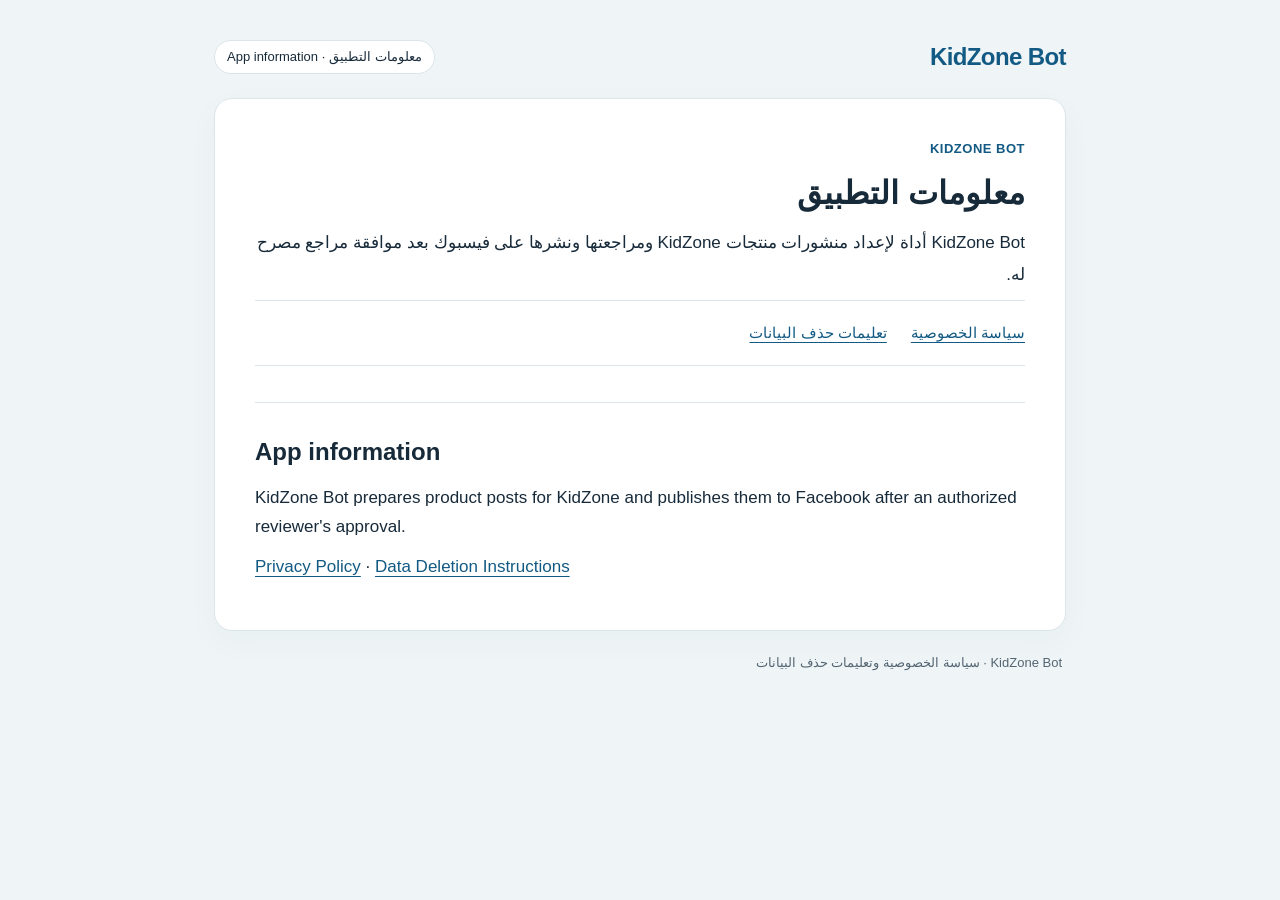
<file: index.html>
<!doctype html>
<html lang="ar" dir="rtl">
<head>
<meta charset="utf-8">
<meta name="viewport" content="width=device-width, initial-scale=1">
<title>KidZone Bot | معلومات التطبيق</title>
<meta name="description" content="سياسة الخصوصية وتعليمات حذف البيانات لتطبيق KidZone Bot.">
<link rel="canonical" href="https://kidzone.premiumpower-eg.com/">
<link rel="stylesheet" href="policies.css">
</head>
<body>
<div class="shell">
<header class="masthead"><a class="brand" href="./" lang="en" dir="ltr">KidZone Bot</a><span class="badge">معلومات التطبيق · App information</span></header>
<main class="card">
<p class="eyebrow">KIDZONE BOT</p>
<h1>معلومات التطبيق</h1>
<p>KidZone Bot أداة لإعداد منشورات منتجات KidZone ومراجعتها ونشرها على فيسبوك بعد موافقة مراجع مصرح له.</p>
<nav aria-label="صفحات معلومات التطبيق"><a href="privacy/">سياسة الخصوصية</a><a href="data-deletion/">تعليمات حذف البيانات</a></nav>
<section class="english" lang="en" dir="ltr" aria-labelledby="english-title">
<h2 id="english-title">App information</h2>
<p>KidZone Bot prepares product posts for KidZone and publishes them to Facebook after an authorized reviewer's approval.</p>
<p><a href="privacy/#english">Privacy Policy</a> · <a href="data-deletion/#english">Data Deletion Instructions</a></p>
</section>
</main>
<footer class="footer">KidZone Bot · سياسة الخصوصية وتعليمات حذف البيانات</footer>
</div>
</body>
</html>
</file>
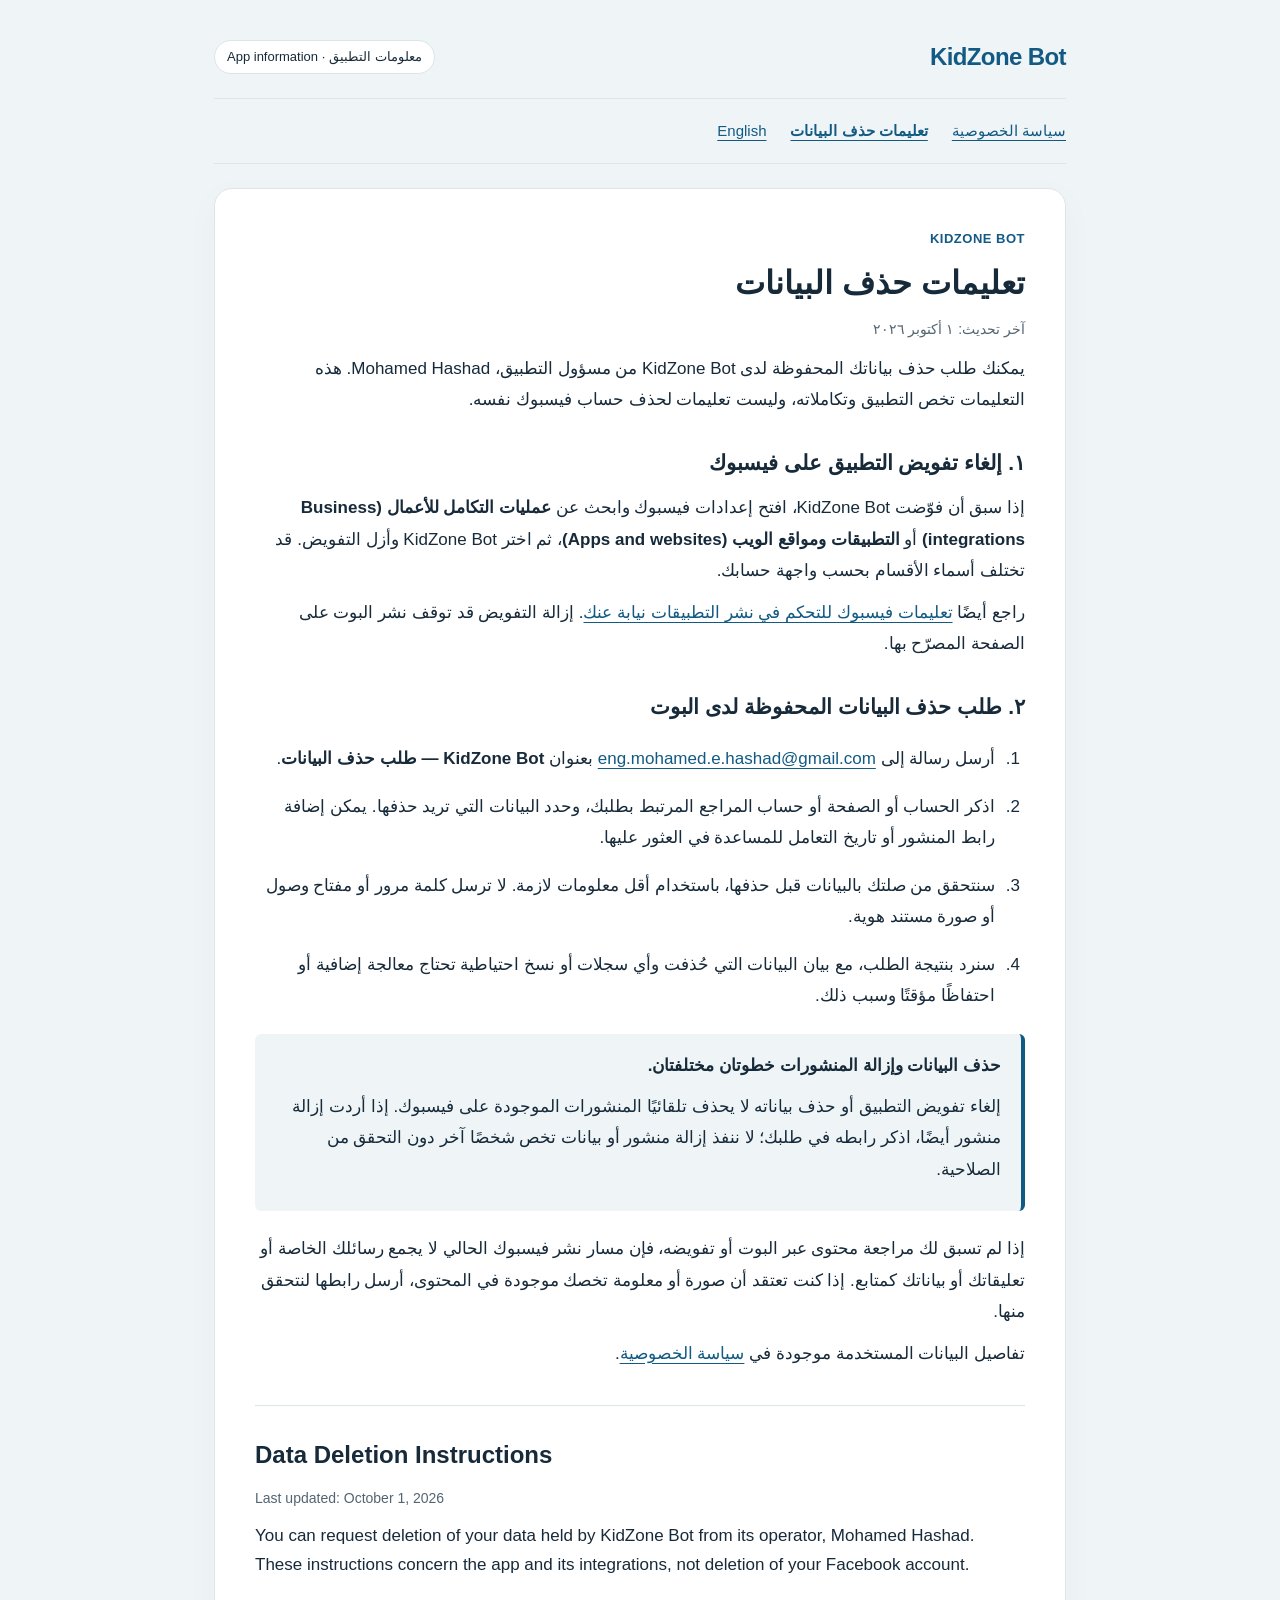
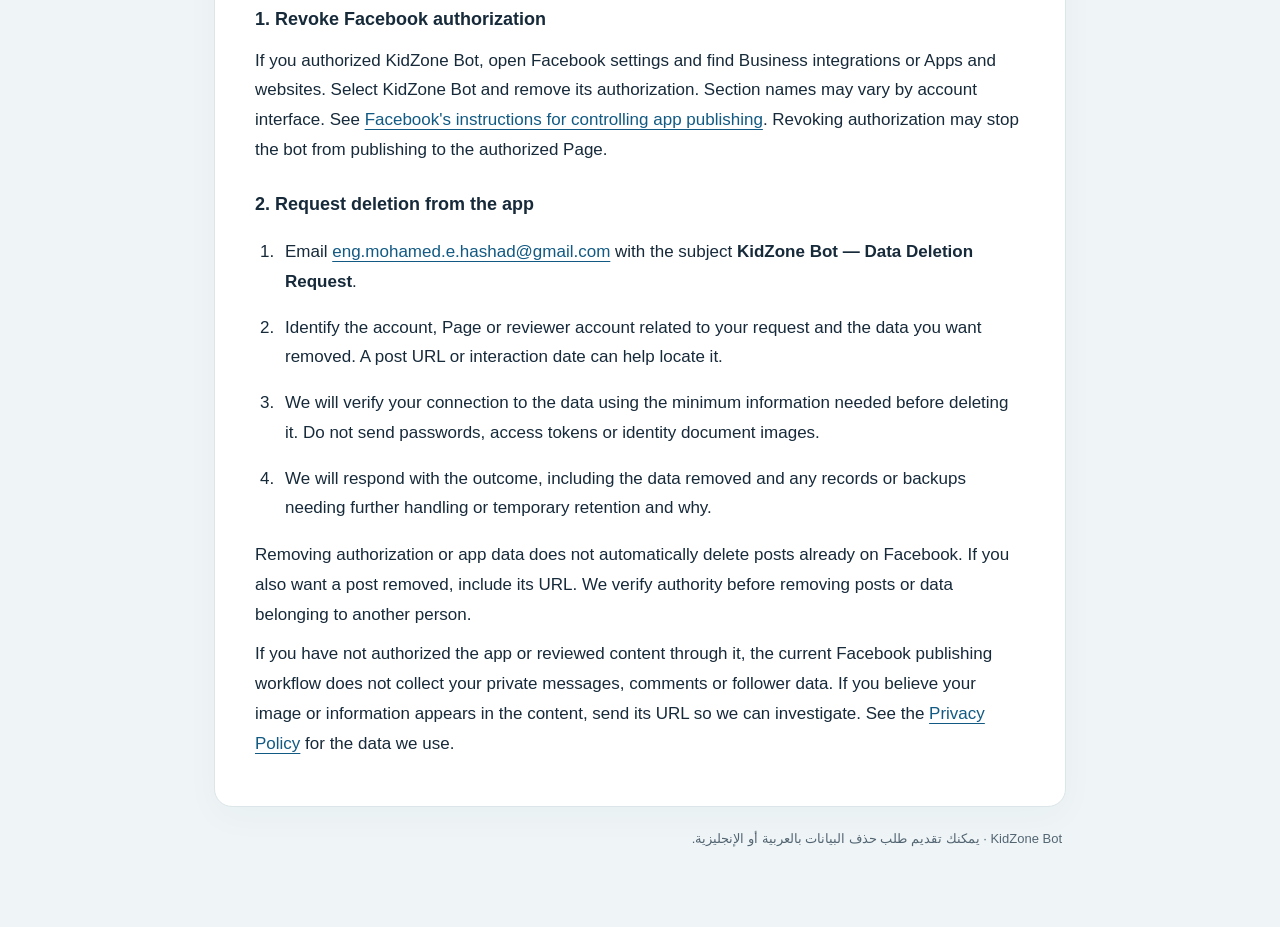
<file: data-deletion/index.html>
<!doctype html>
<html lang="ar" dir="rtl">
<head>
<meta charset="utf-8">
<meta name="viewport" content="width=device-width, initial-scale=1">
<title>KidZone Bot | تعليمات حذف البيانات — Data Deletion</title>
<meta name="description" content="طريقة إلغاء تفويض KidZone Bot وطلب حذف البيانات المحفوظة لدى التطبيق.">
<link rel="canonical" href="https://kidzone.premiumpower-eg.com/data-deletion/">
<link rel="stylesheet" href="../policies.css">
</head>
<body>
<div class="shell">
<header class="masthead"><a class="brand" href="../privacy/" lang="en" dir="ltr">KidZone Bot</a><span class="badge">معلومات التطبيق · App information</span></header>
<nav aria-label="صفحات معلومات التطبيق"><a href="../privacy/">سياسة الخصوصية</a><a href="../data-deletion/" aria-current="page">تعليمات حذف البيانات</a><a href="#english" lang="en">English</a></nav>
<main class="card">
<p class="eyebrow">KIDZONE BOT</p>
<h1>تعليمات حذف البيانات</h1>
<p class="meta">آخر تحديث: <time datetime="2026-10-01">١ أكتوبر ٢٠٢٦</time></p>
<p>يمكنك طلب حذف بياناتك المحفوظة لدى KidZone Bot من مسؤول التطبيق، Mohamed Hashad. هذه التعليمات تخص التطبيق وتكاملاته، وليست تعليمات لحذف حساب فيسبوك نفسه.</p>
<h2>١. إلغاء تفويض التطبيق على فيسبوك</h2>
<p>إذا سبق أن فوّضت KidZone Bot، افتح إعدادات فيسبوك وابحث عن <strong>عمليات التكامل للأعمال (Business integrations)</strong> أو <strong>التطبيقات ومواقع الويب (Apps and websites)</strong>، ثم اختر KidZone Bot وأزل التفويض. قد تختلف أسماء الأقسام بحسب واجهة حسابك.</p>
<p>راجع أيضًا <a href="https://www.facebook.com/help/222269837798440/">تعليمات فيسبوك للتحكم في نشر التطبيقات نيابة عنك</a>. إزالة التفويض قد توقف نشر البوت على الصفحة المصرّح بها.</p>
<h2>٢. طلب حذف البيانات المحفوظة لدى البوت</h2>
<ol class="steps">
<li>أرسل رسالة إلى <a class="contact" href="mailto:eng.mohamed.e.hashad@gmail.com?subject=KidZone%20Bot%20-%20Data%20Deletion%20Request" dir="ltr">eng.mohamed.e.hashad@gmail.com</a> بعنوان <strong>KidZone Bot — طلب حذف البيانات</strong>.</li>
<li>اذكر الحساب أو الصفحة أو حساب المراجع المرتبط بطلبك، وحدد البيانات التي تريد حذفها. يمكن إضافة رابط المنشور أو تاريخ التعامل للمساعدة في العثور عليها.</li>
<li>سنتحقق من صلتك بالبيانات قبل حذفها، باستخدام أقل معلومات لازمة. لا ترسل كلمة مرور أو مفتاح وصول أو صورة مستند هوية.</li>
<li>سنرد بنتيجة الطلب، مع بيان البيانات التي حُذفت وأي سجلات أو نسخ احتياطية تحتاج معالجة إضافية أو احتفاظًا مؤقتًا وسبب ذلك.</li>
</ol>
<div class="notice"><strong>حذف البيانات وإزالة المنشورات خطوتان مختلفتان.</strong><p>إلغاء تفويض التطبيق أو حذف بياناته لا يحذف تلقائيًا المنشورات الموجودة على فيسبوك. إذا أردت إزالة منشور أيضًا، اذكر رابطه في طلبك؛ لا ننفذ إزالة منشور أو بيانات تخص شخصًا آخر دون التحقق من الصلاحية.</p></div>
<p>إذا لم تسبق لك مراجعة محتوى عبر البوت أو تفويضه، فإن مسار نشر فيسبوك الحالي لا يجمع رسائلك الخاصة أو تعليقاتك أو بياناتك كمتابع. إذا كنت تعتقد أن صورة أو معلومة تخصك موجودة في المحتوى، أرسل رابطها لنتحقق منها.</p>
<p>تفاصيل البيانات المستخدمة موجودة في <a href="../privacy/">سياسة الخصوصية</a>.</p>
<section class="english" id="english" lang="en" dir="ltr" aria-labelledby="english-title">
<h2 id="english-title">Data Deletion Instructions</h2>
<p class="meta">Last updated: October 1, 2026</p>
<p>You can request deletion of your data held by KidZone Bot from its operator, Mohamed Hashad. These instructions concern the app and its integrations, not deletion of your Facebook account.</p>
<h3>1. Revoke Facebook authorization</h3>
<p>If you authorized KidZone Bot, open Facebook settings and find Business integrations or Apps and websites. Select KidZone Bot and remove its authorization. Section names may vary by account interface. See <a href="https://www.facebook.com/help/222269837798440/">Facebook's instructions for controlling app publishing</a>. Revoking authorization may stop the bot from publishing to the authorized Page.</p>
<h3>2. Request deletion from the app</h3>
<ol class="steps">
<li>Email <a class="contact" href="mailto:eng.mohamed.e.hashad@gmail.com?subject=KidZone%20Bot%20-%20Data%20Deletion%20Request">eng.mohamed.e.hashad@gmail.com</a> with the subject <strong>KidZone Bot — Data Deletion Request</strong>.</li>
<li>Identify the account, Page or reviewer account related to your request and the data you want removed. A post URL or interaction date can help locate it.</li>
<li>We will verify your connection to the data using the minimum information needed before deleting it. Do not send passwords, access tokens or identity document images.</li>
<li>We will respond with the outcome, including the data removed and any records or backups needing further handling or temporary retention and why.</li>
</ol>
<p>Removing authorization or app data does not automatically delete posts already on Facebook. If you also want a post removed, include its URL. We verify authority before removing posts or data belonging to another person.</p>
<p>If you have not authorized the app or reviewed content through it, the current Facebook publishing workflow does not collect your private messages, comments or follower data. If you believe your image or information appears in the content, send its URL so we can investigate. See the <a href="../privacy/">Privacy Policy</a> for the data we use.</p>
</section>
</main>
<footer class="footer">KidZone Bot · يمكنك تقديم طلب حذف البيانات بالعربية أو الإنجليزية.</footer>
</div>
</body>
</html>
</file>
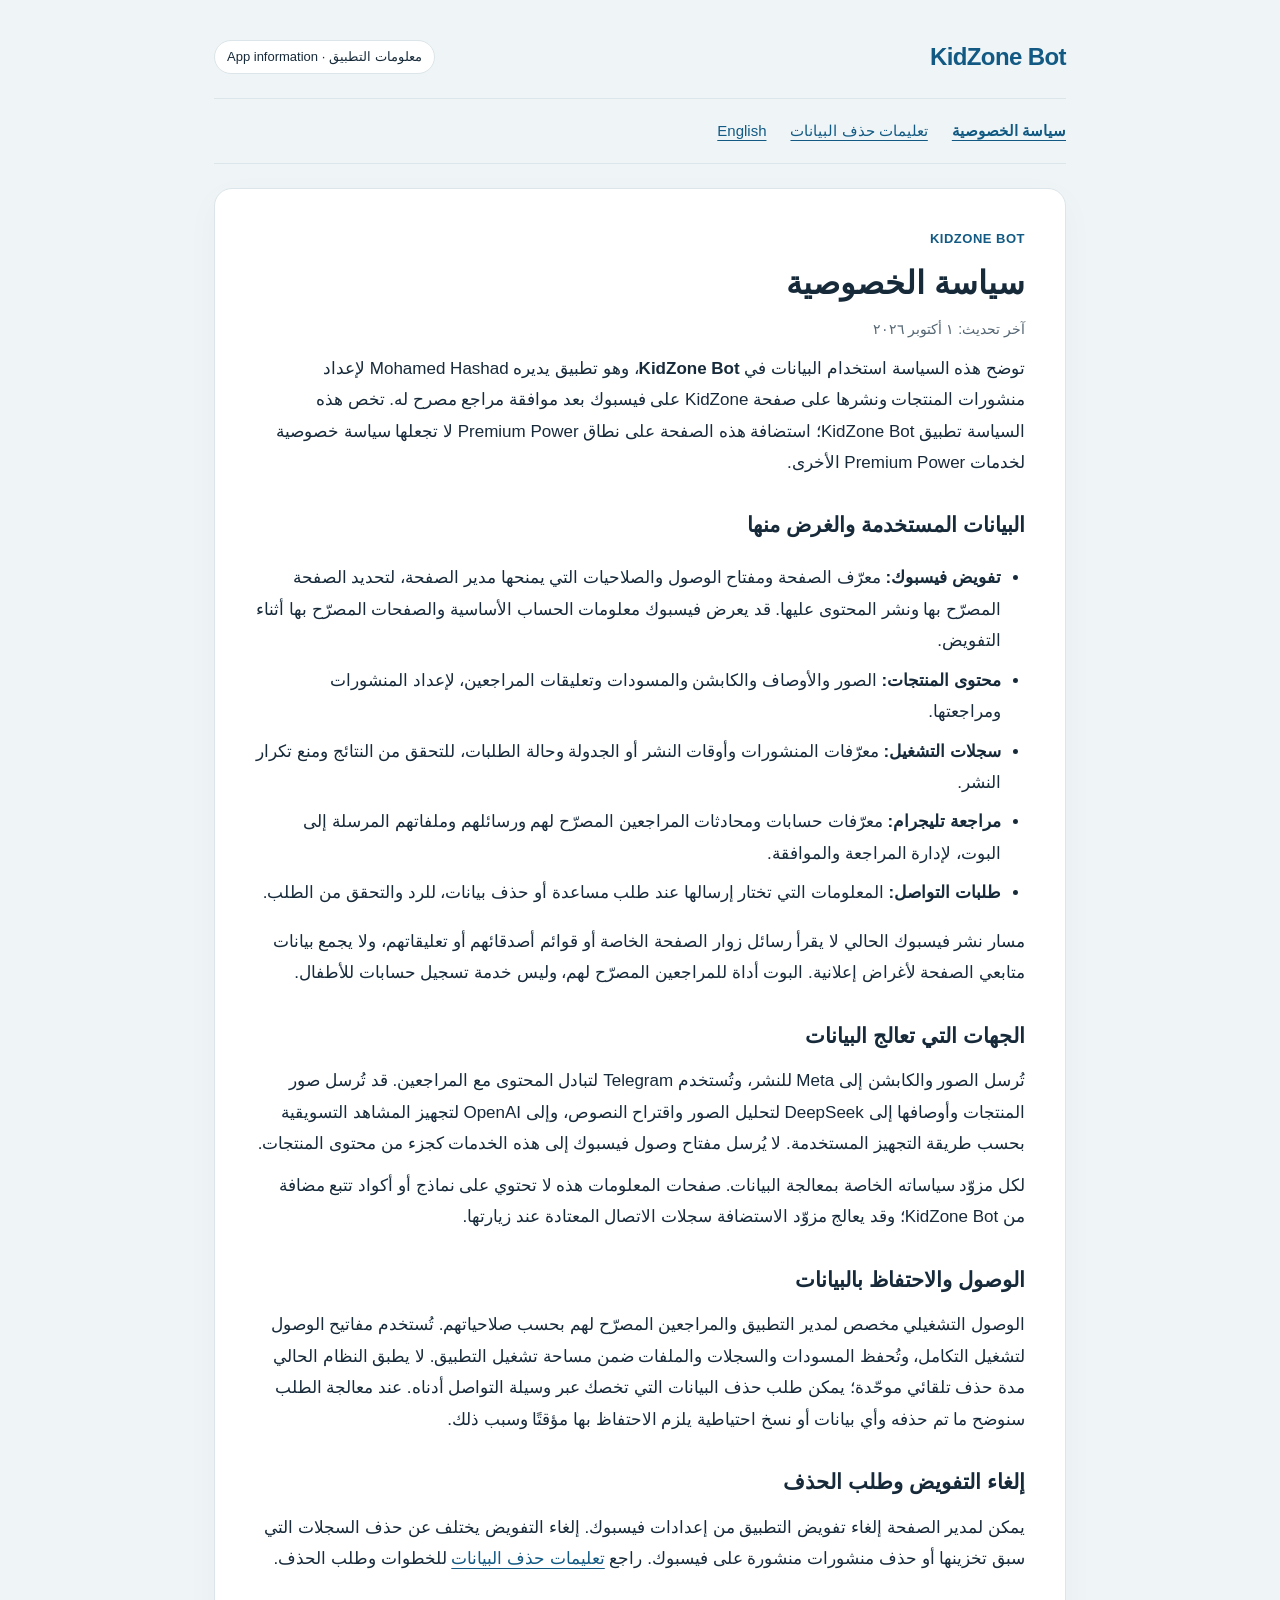
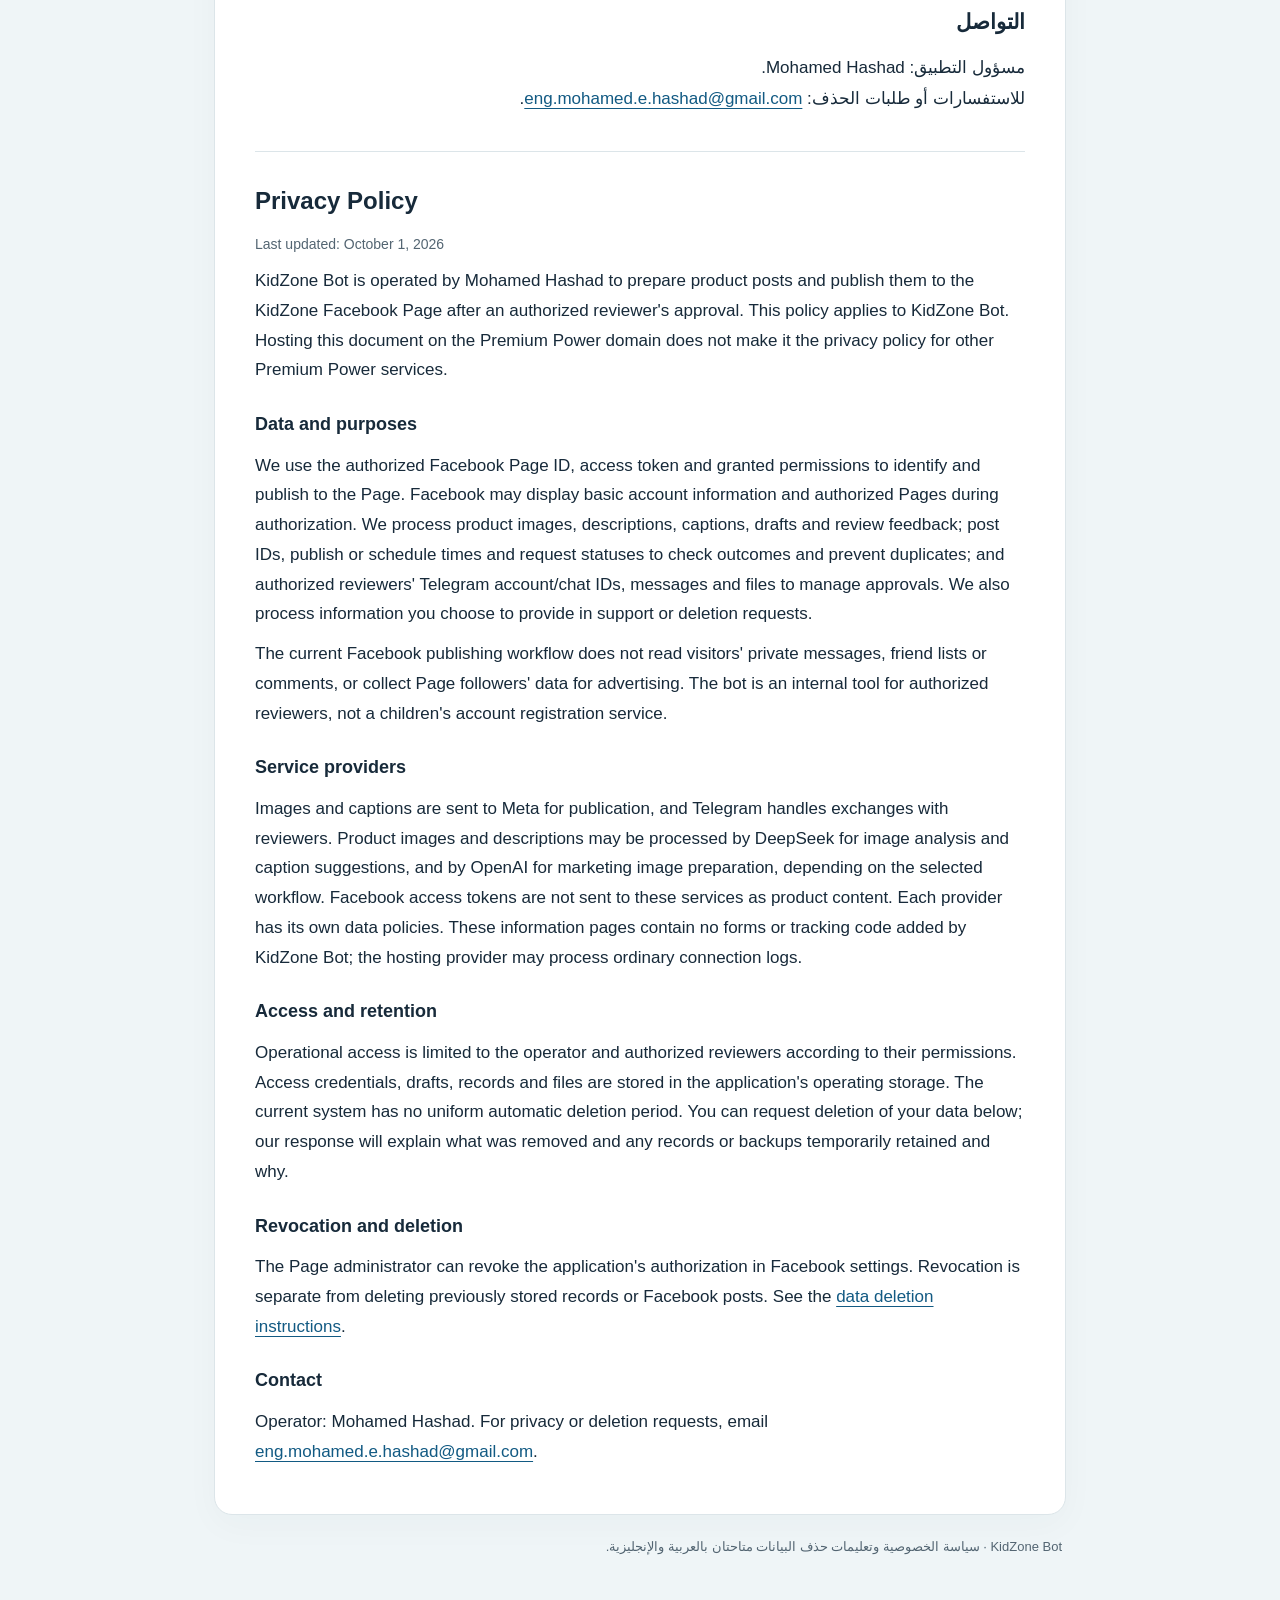
<file: privacy/index.html>
<!doctype html>
<html lang="ar" dir="rtl">
<head>
<meta charset="utf-8">
<meta name="viewport" content="width=device-width, initial-scale=1">
<title>KidZone Bot | سياسة الخصوصية — Privacy Policy</title>
<meta name="description" content="سياسة خصوصية KidZone Bot: البيانات المستخدمة لإعداد ونشر منشورات صفحة KidZone وطرق التواصل وطلب الحذف.">
<link rel="canonical" href="https://kidzone.premiumpower-eg.com/privacy/">
<link rel="stylesheet" href="../policies.css">
</head>
<body>
<div class="shell">
<header class="masthead"><a class="brand" href="../privacy/" lang="en" dir="ltr">KidZone Bot</a><span class="badge">معلومات التطبيق · App information</span></header>
<nav aria-label="صفحات معلومات التطبيق"><a href="../privacy/" aria-current="page">سياسة الخصوصية</a><a href="../data-deletion/">تعليمات حذف البيانات</a><a href="#english" lang="en">English</a></nav>
<main class="card">
<p class="eyebrow">KIDZONE BOT</p>
<h1>سياسة الخصوصية</h1>
<p class="meta">آخر تحديث: <time datetime="2026-10-01">١ أكتوبر ٢٠٢٦</time></p>
<p>توضح هذه السياسة استخدام البيانات في <strong>KidZone Bot</strong>، وهو تطبيق يديره Mohamed Hashad لإعداد منشورات المنتجات ونشرها على صفحة KidZone على فيسبوك بعد موافقة مراجع مصرح له. تخص هذه السياسة تطبيق KidZone Bot؛ استضافة هذه الصفحة على نطاق Premium Power لا تجعلها سياسة خصوصية لخدمات Premium Power الأخرى.</p>
<h2>البيانات المستخدمة والغرض منها</h2>
<ul>
<li><strong>تفويض فيسبوك:</strong> معرّف الصفحة ومفتاح الوصول والصلاحيات التي يمنحها مدير الصفحة، لتحديد الصفحة المصرّح بها ونشر المحتوى عليها. قد يعرض فيسبوك معلومات الحساب الأساسية والصفحات المصرّح بها أثناء التفويض.</li>
<li><strong>محتوى المنتجات:</strong> الصور والأوصاف والكابشن والمسودات وتعليقات المراجعين، لإعداد المنشورات ومراجعتها.</li>
<li><strong>سجلات التشغيل:</strong> معرّفات المنشورات وأوقات النشر أو الجدولة وحالة الطلبات، للتحقق من النتائج ومنع تكرار النشر.</li>
<li><strong>مراجعة تليجرام:</strong> معرّفات حسابات ومحادثات المراجعين المصرّح لهم ورسائلهم وملفاتهم المرسلة إلى البوت، لإدارة المراجعة والموافقة.</li>
<li><strong>طلبات التواصل:</strong> المعلومات التي تختار إرسالها عند طلب مساعدة أو حذف بيانات، للرد والتحقق من الطلب.</li>
</ul>
<p>مسار نشر فيسبوك الحالي لا يقرأ رسائل زوار الصفحة الخاصة أو قوائم أصدقائهم أو تعليقاتهم، ولا يجمع بيانات متابعي الصفحة لأغراض إعلانية. البوت أداة للمراجعين المصرّح لهم، وليس خدمة تسجيل حسابات للأطفال.</p>
<h2>الجهات التي تعالج البيانات</h2>
<p>تُرسل الصور والكابشن إلى Meta للنشر، وتُستخدم Telegram لتبادل المحتوى مع المراجعين. قد تُرسل صور المنتجات وأوصافها إلى DeepSeek لتحليل الصور واقتراح النصوص، وإلى OpenAI لتجهيز المشاهد التسويقية بحسب طريقة التجهيز المستخدمة. لا يُرسل مفتاح وصول فيسبوك إلى هذه الخدمات كجزء من محتوى المنتجات.</p>
<p>لكل مزوّد سياساته الخاصة بمعالجة البيانات. صفحات المعلومات هذه لا تحتوي على نماذج أو أكواد تتبع مضافة من KidZone Bot؛ وقد يعالج مزوّد الاستضافة سجلات الاتصال المعتادة عند زيارتها.</p>
<h2>الوصول والاحتفاظ بالبيانات</h2>
<p>الوصول التشغيلي مخصص لمدير التطبيق والمراجعين المصرّح لهم بحسب صلاحياتهم. تُستخدم مفاتيح الوصول لتشغيل التكامل، وتُحفظ المسودات والسجلات والملفات ضمن مساحة تشغيل التطبيق. لا يطبق النظام الحالي مدة حذف تلقائي موحّدة؛ يمكن طلب حذف البيانات التي تخصك عبر وسيلة التواصل أدناه. عند معالجة الطلب سنوضح ما تم حذفه وأي بيانات أو نسخ احتياطية يلزم الاحتفاظ بها مؤقتًا وسبب ذلك.</p>
<h2>إلغاء التفويض وطلب الحذف</h2>
<p>يمكن لمدير الصفحة إلغاء تفويض التطبيق من إعدادات فيسبوك. إلغاء التفويض يختلف عن حذف السجلات التي سبق تخزينها أو حذف منشورات منشورة على فيسبوك. راجع <a href="../data-deletion/">تعليمات حذف البيانات</a> للخطوات وطلب الحذف.</p>
<h2>التواصل</h2>
<p>مسؤول التطبيق: Mohamed Hashad.<br>للاستفسارات أو طلبات الحذف: <a class="contact" href="mailto:eng.mohamed.e.hashad@gmail.com" dir="ltr">eng.mohamed.e.hashad@gmail.com</a>.</p>
<section class="english" id="english" lang="en" dir="ltr" aria-labelledby="english-title">
<h2 id="english-title">Privacy Policy</h2>
<p class="meta">Last updated: October 1, 2026</p>
<p>KidZone Bot is operated by Mohamed Hashad to prepare product posts and publish them to the KidZone Facebook Page after an authorized reviewer's approval. This policy applies to KidZone Bot. Hosting this document on the Premium Power domain does not make it the privacy policy for other Premium Power services.</p>
<h3>Data and purposes</h3>
<p>We use the authorized Facebook Page ID, access token and granted permissions to identify and publish to the Page. Facebook may display basic account information and authorized Pages during authorization. We process product images, descriptions, captions, drafts and review feedback; post IDs, publish or schedule times and request statuses to check outcomes and prevent duplicates; and authorized reviewers' Telegram account/chat IDs, messages and files to manage approvals. We also process information you choose to provide in support or deletion requests.</p>
<p>The current Facebook publishing workflow does not read visitors' private messages, friend lists or comments, or collect Page followers' data for advertising. The bot is an internal tool for authorized reviewers, not a children's account registration service.</p>
<h3>Service providers</h3>
<p>Images and captions are sent to Meta for publication, and Telegram handles exchanges with reviewers. Product images and descriptions may be processed by DeepSeek for image analysis and caption suggestions, and by OpenAI for marketing image preparation, depending on the selected workflow. Facebook access tokens are not sent to these services as product content. Each provider has its own data policies. These information pages contain no forms or tracking code added by KidZone Bot; the hosting provider may process ordinary connection logs.</p>
<h3>Access and retention</h3>
<p>Operational access is limited to the operator and authorized reviewers according to their permissions. Access credentials, drafts, records and files are stored in the application's operating storage. The current system has no uniform automatic deletion period. You can request deletion of your data below; our response will explain what was removed and any records or backups temporarily retained and why.</p>
<h3>Revocation and deletion</h3>
<p>The Page administrator can revoke the application's authorization in Facebook settings. Revocation is separate from deleting previously stored records or Facebook posts. See the <a href="../data-deletion/">data deletion instructions</a>.</p>
<h3>Contact</h3>
<p>Operator: Mohamed Hashad. For privacy or deletion requests, email <a class="contact" href="mailto:eng.mohamed.e.hashad@gmail.com">eng.mohamed.e.hashad@gmail.com</a>.</p>
</section>
</main>
<footer class="footer">KidZone Bot · سياسة الخصوصية وتعليمات حذف البيانات متاحتان بالعربية والإنجليزية.</footer>
</div>
</body>
</html>
</file>
<file: policies.css>
:root{color-scheme:light;--ink:#172a3a;--muted:#536572;--blue:#125a83;--paper:#fff;--line:#dce5e9;--wash:#eff5f7}*{box-sizing:border-box}body{margin:0;background:var(--wash);color:var(--ink);font:17px/1.85 Tahoma,Arial,sans-serif}a{color:var(--blue);text-underline-offset:4px}a:focus-visible{outline:3px solid #e09a22;outline-offset:5px}.shell{max-width:900px;margin:auto;padding:40px 24px 56px}.masthead{display:flex;justify-content:space-between;align-items:center;gap:20px;padding-bottom:24px}.brand{font:700 24px/1.3 Arial,sans-serif;letter-spacing:-.6px;text-decoration:none}.badge{font-size:13px;border:1px solid var(--line);border-radius:100px;padding:4px 12px;background:var(--paper)}nav{display:flex;flex-wrap:wrap;gap:10px 24px;padding:18px 0;border-block:1px solid var(--line);margin-bottom:24px}nav a{font-size:15px}nav [aria-current=page]{font-weight:bold}.card{background:var(--paper);border:1px solid var(--line);border-radius:18px;padding:38px 40px;box-shadow:0 10px 35px #17344308}.eyebrow{color:var(--blue);font-size:13px;font-weight:bold;letter-spacing:.5px;margin:0}h1{font-size:32px;line-height:1.5;margin:8px 0}h2{font-size:21px;margin:28px 0 8px}p{margin:10px 0}ul,ol{padding-inline-start:24px}li{margin:8px 0}.meta{color:var(--muted);font-size:14px}.notice{background:var(--wash);border-inline-start:4px solid var(--blue);padding:16px 20px;border-radius:6px;margin:22px 0}.english{border-top:1px solid var(--line);margin-top:36px;padding-top:28px;line-height:1.75}.english h2{font-size:24px;margin-top:0}.english h3{font-size:18px;margin:24px 0 6px}.contact{display:inline-block;overflow-wrap:anywhere}.footer{color:var(--muted);font-size:13px;padding:20px 4px}.steps li{padding-inline-start:6px;margin:16px 0}@media(max-width:600px){body{font-size:16px}.shell{padding:24px 16px}.card{padding:26px 20px;border-radius:12px}h1{font-size:27px}.masthead{align-items:flex-start;flex-direction:column;gap:10px}}@media print{body{background:#fff}.shell{padding:0;max-width:none}.card{box-shadow:none;border:0;padding:0}nav,.badge{display:none}a{color:inherit}}
</file>
